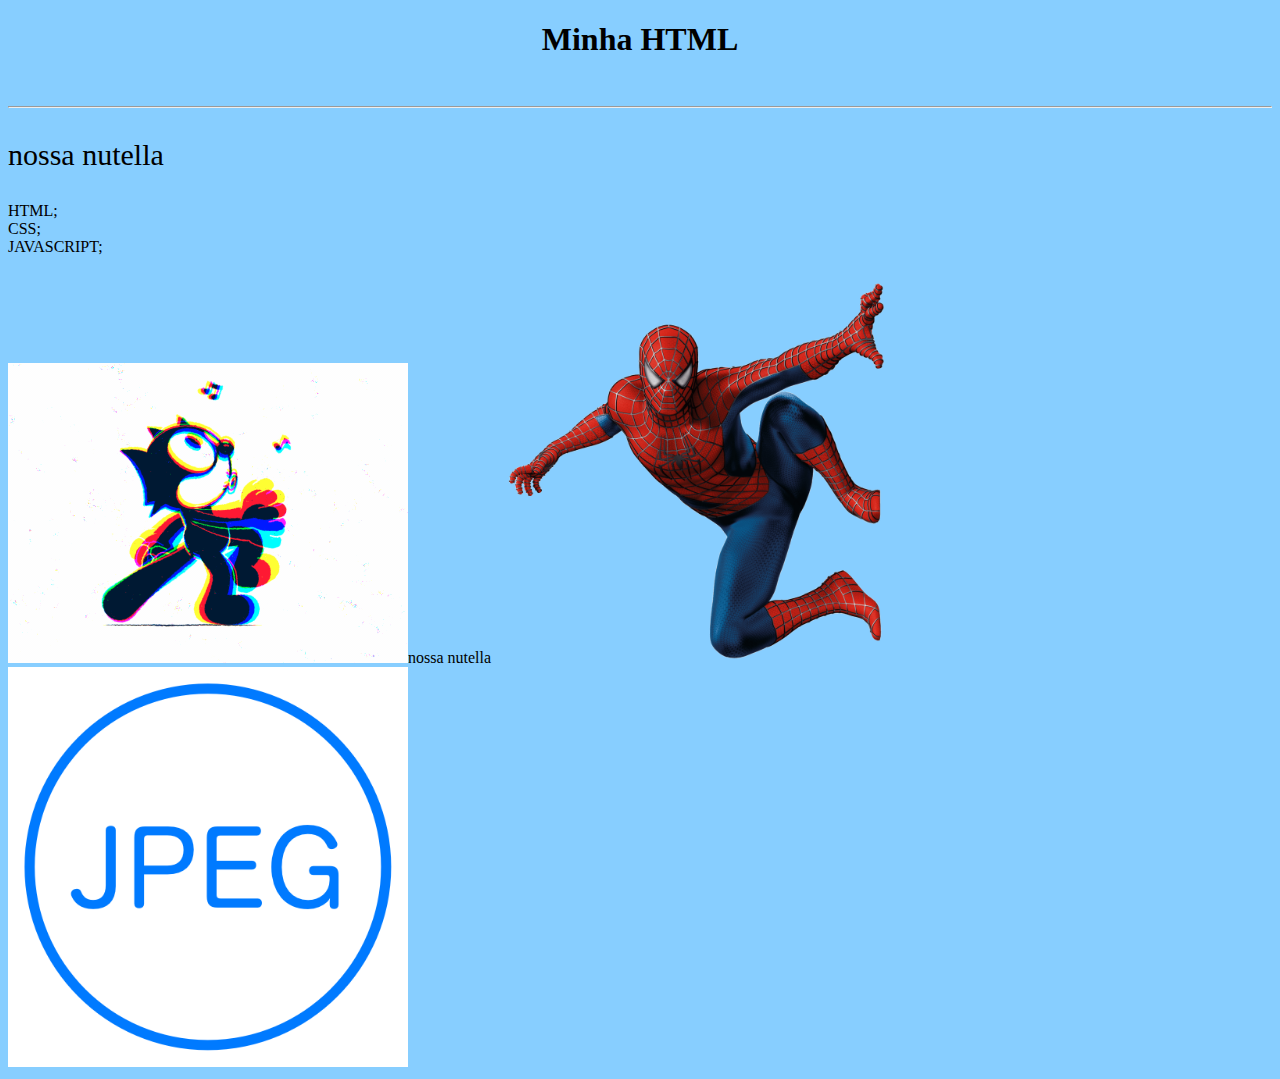
<file: html 1/index.html>
<!DOCTYPE html>
<html lang="pt-br">
<head>
    <meta charset="UTF-8">
    <meta http-equiv="X-UA-Compatible" content="IE=edge">
    <meta name="viewport" content="width=device-width, initial-scale=1.0">
    <title>Aula HTML</title>
</head>
<body bgcolor="#87CEFF" text="black">
    
    <h1 align ="center">Minha HTML</h1>
    <br>
    <hr>
    <p style="font-size: 30px">nossa nutella</p>
    <p>
        HTML;<br>
        CSS;<br>
        JAVASCRIPT;
    </p>
    <img src="./ima1.gif.gif" width="400px" ><label id="texto">nossa nutella</label>
    <img src="./ima2.png" width="400px">
    <img src="ima3.png.png" width="400px">
    
</body>
</html>
</file>
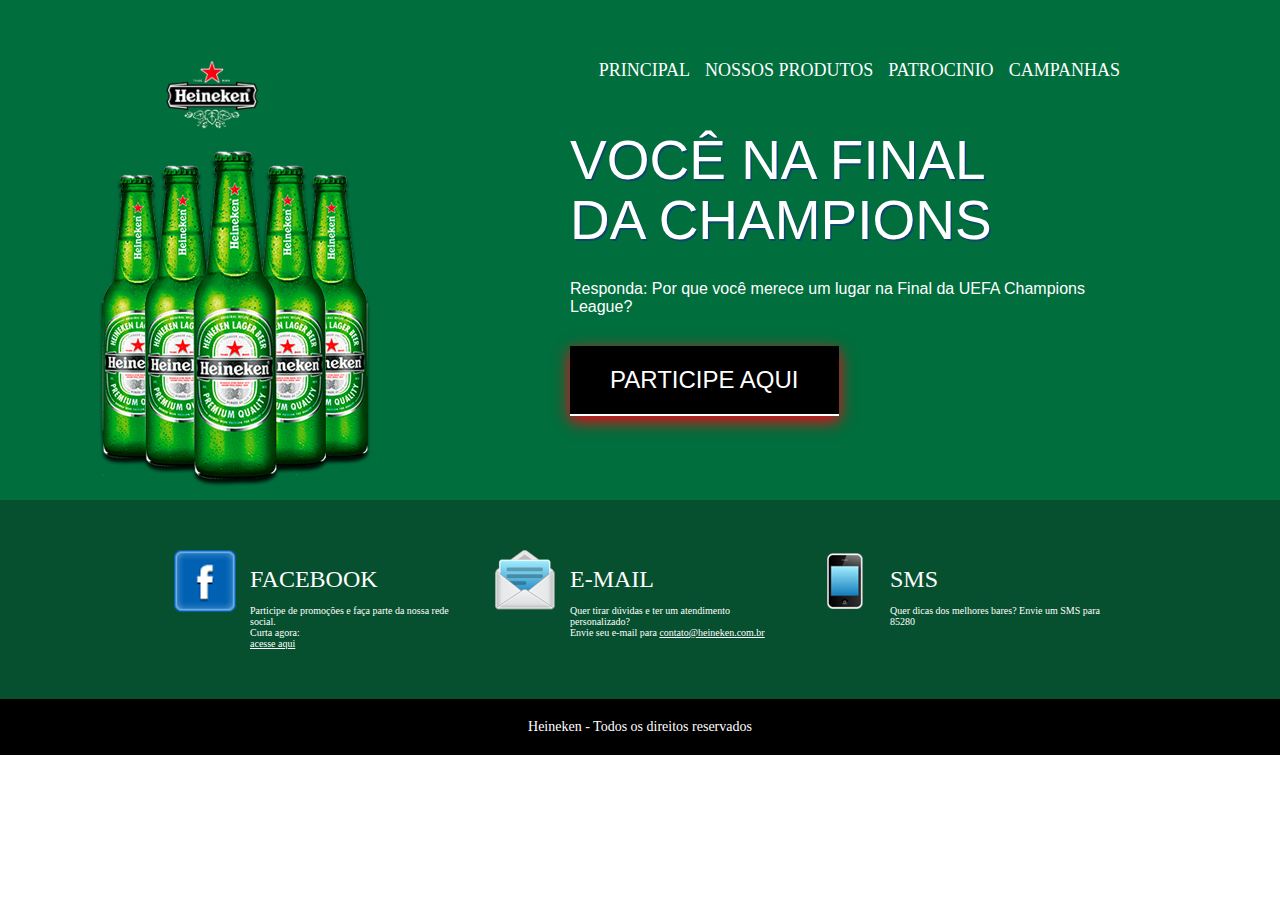
<file: html 2/index.html>
﻿<!DOCTYPE html PUBLIC "-//W3C//DTD XHTML 1.0 Transitional//EN" "http://www.w3.org/TR/xhtml1/DTD/xhtml1-transitional.dtd">
<html xmlns="http://www.w3.org/1999/xhtml">
<head>
<meta http-equiv="Content-Type" content="text/html; charset=utf-8" />
<title>HEINEKEN</title>
<link rel="stylesheet" href="Estilo.css" type="text/css" />
</head>
<body class="responsivel">
<!-- Topo -->
<div id="topo">
	<div class="interno">
    	<div id="top">
        <!-- Top -->
		<div id="top">
			<!-- Logo -->
			<div id="logo">
			<img src="imagens/logo.png" alt="" class="logo">
      </div>
			<!-- Logo Fim -->
			<!-- Menu -->
			<ul id="menu1">
				<li><a href="https://www.heineken.com/br/pt/pagina-inicial">Principal</a></li>
				<li><a href="https://www.heineken.com/br/pt/nossos-produtos">Nossos produtos</a></li>
            	<li><a href="https://www.heineken.com/br/pt/patrocinios">Patrocinio</a></li>
				<li><a href="https://www.heineken.com/br/pt/campanhas">Campanhas</a></li>
			</ul>
			<!-- Menu FIM -->
		</div>
		<!-- Top END -->
                   <!-- Destaque -->
		<div id="destaque">
			<h1>VOCÊ NA FINAL<br /> 
			DA CHAMPIONS</h1>
			<p>Responda: Por que você merece um lugar na Final da UEFA Champions League?</p>
			<p><a href="index.html" target="_new" class="botao">PARTICIPE AQUI</a></p>
		</div>
		<!-- Destaque FIM -->

</div>
</div>
</div>
<!-- Topo FIM-->
<!-- Info -->
<div id="info">
	<div class="interno">
		<!-- Itens -->
			<!-- Item 1 -->
			<div class="box">
				<img src="imagens/face.png" alt="" class="icone">
				<h3>FACEBOOK</h3>
				<p>Participe de promoções e faça parte da nossa rede social.</p>
			  <p>Curta agora:<br>
			    <a href="https://www.facebook.com/heineken">acesse aqui</a></p>
          </div>
			<!-- Item 1 FIM -->
			<!-- Item 2 -->
	  <div class="box">
		<img src="imagens/email.png" alt="" class="icone">
		<h3>E-MAIL</h3>
		  <p>Quer tirar dúvidas e ter um atendimento personalizado? <br />
	      Envie seu e-mail para <a href="mailto:contato@heineken.com.br">contato@heineken.com.br</a></p>
</div>
			<!-- Item 2 FIM -->
			<!-- Item 3 -->
			<div class="box">
				<img src="imagens/sms.png" alt="" class="icone">
				<h3>SMS</h3>
				<p>Quer dicas dos melhores bares? Envie um SMS para 85280</p>
			</div>
			<!-- Item 3 FIM -->
			<div class="clearfix"></div>
			<div class="clearfix"></div>
		</div>
		<!-- Itens FIM -->
</div>

<!-- Rodapé -->
<div id="rodape">
	<div class="interno">
		<p>Heineken - Todos os direitos reservados</p>
	</div>
</div>

</body>
</html>
</file>
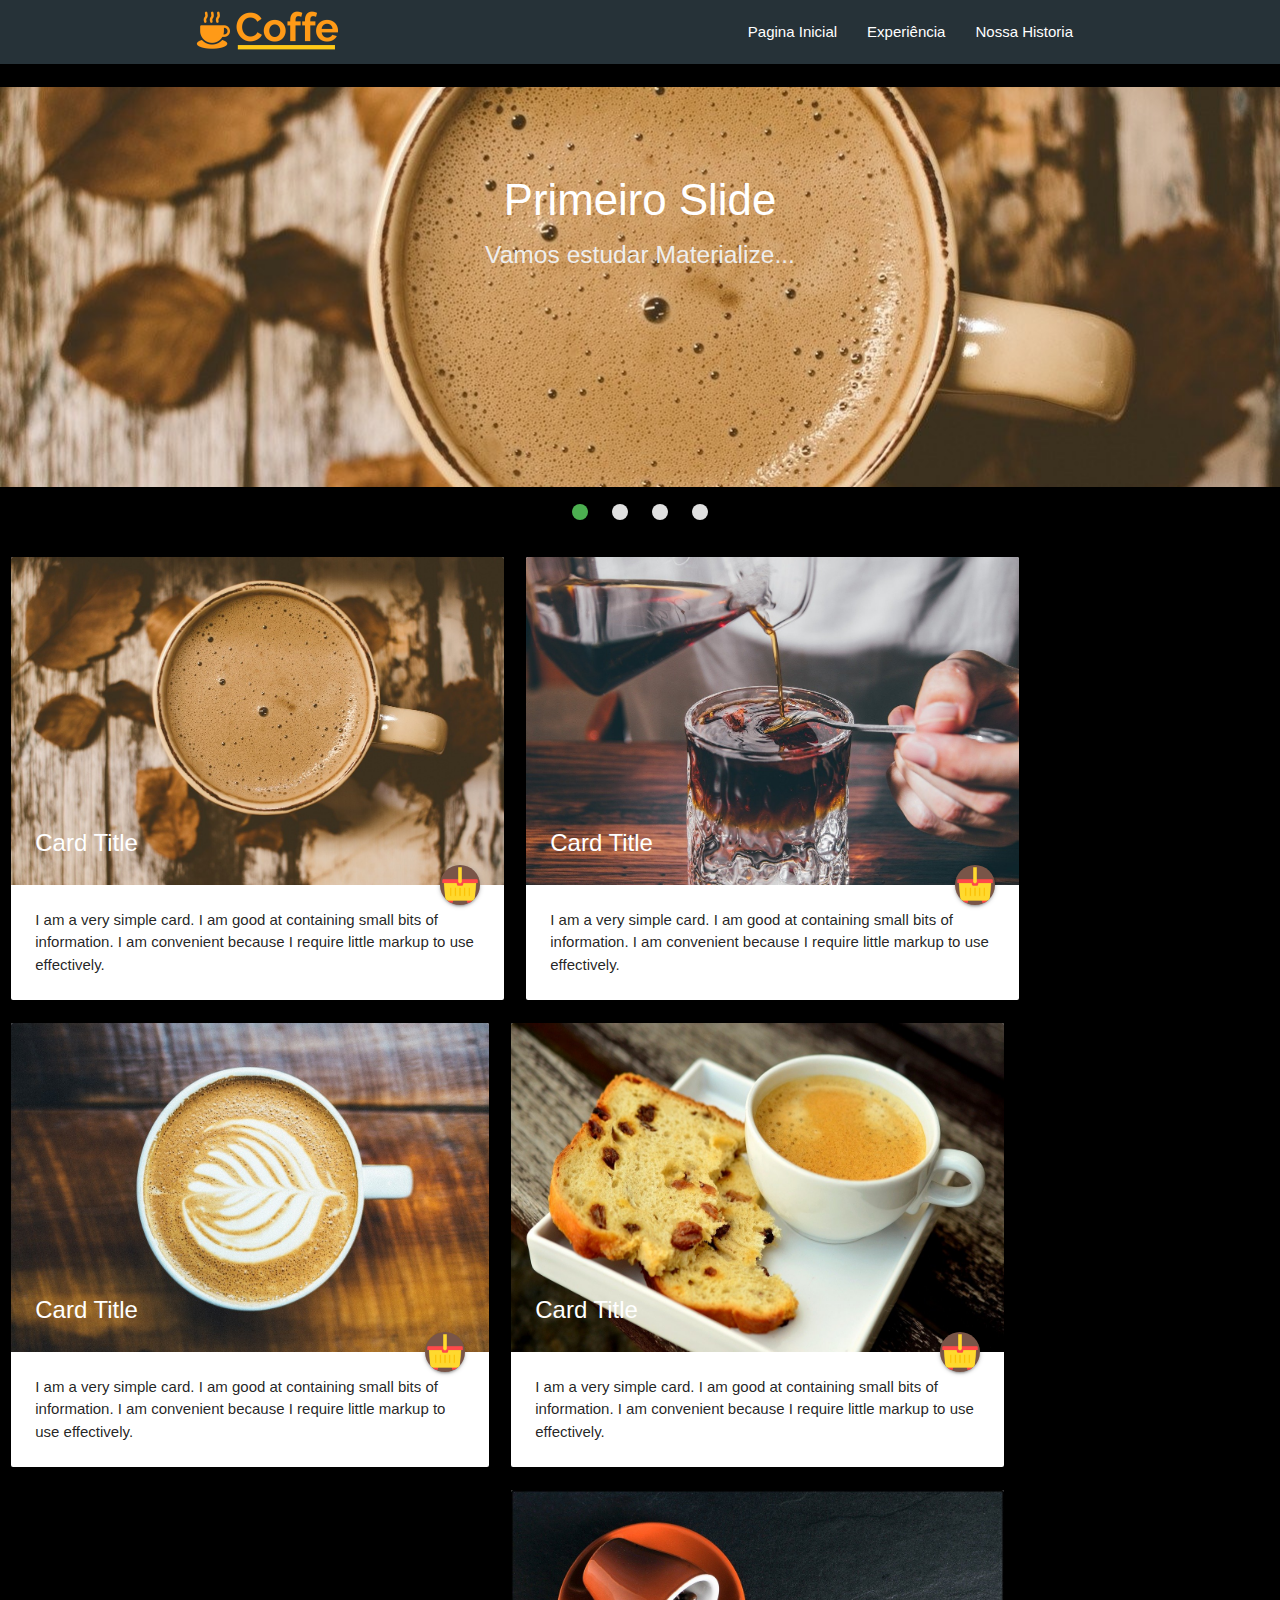
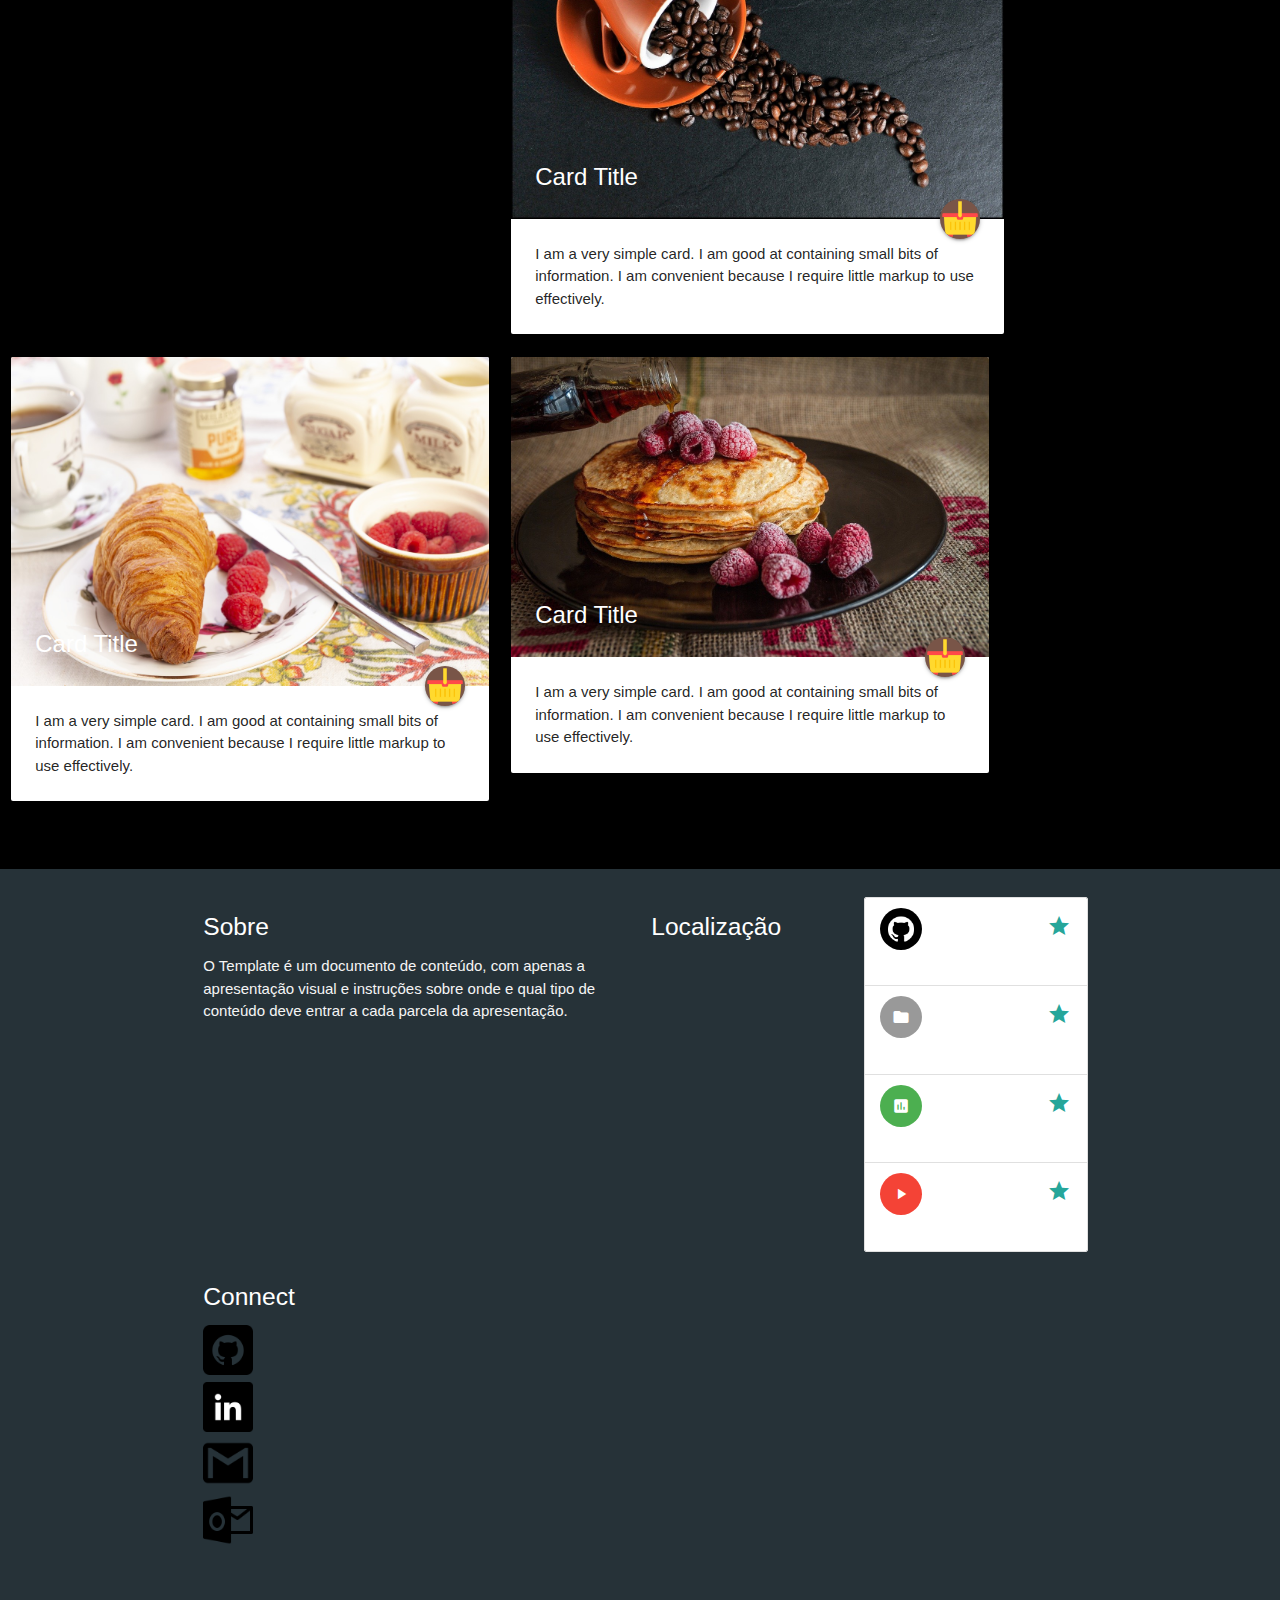
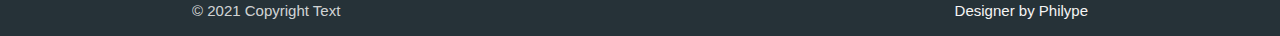
<file: html 4/starter-template/index.html>
<!DOCTYPE html>
<html lang="pt-br">
<head>
  <meta http-equiv="Content-Type" content="text/html; charset=UTF-8"/>
  <meta name="viewport" content="width=device-width, initial-scale=1, maximum-scale=1.0"/>
  <title>Cyber cafe</title>

  <!-- CSS  -->
  <link href="https://fonts.googleapis.com/icon?family=Material+Icons" rel="stylesheet">
  <link href="css/materialize.css" type="text/css" rel="stylesheet" media="screen,projection"/>
  <link href="css/style.css" type="text/css" rel="stylesheet" media="screen,projection"/>
  
</head>
<body bgcolor="black">
  <nav class="#263238 blue-grey darken-4" role="navigation">
    <div class="nav-wrapper container">
      <a id="logo-container" href="#" class="brand-logo">
        <img src="./ima/logo.png">
      </a>
      <!-- menu -->
      <ul class="right hide-on-med-and-down">
        <li><a href="">Pagina Inicial</a></li>
        <li><a href="">Experiência</a></li>
        <li><a href="">Nossa Historia</a></li>
      </ul>

      <ul id="nav-mobile" class="sidenav">
        <li><a href="">Pagina Inicial</a></li>
        <li><a href="">Experiência</a></li>
        <li><a href="">Nossa Historia</a></li>
      </ul>
      <a href="#" data-target="nav-mobile" class="sidenav-trigger"><i class="material-icons">menu</i></a>
    </div>
  </nav>
  <br>
<!-- slide -->
<div class="slider">
  <ul class="slides">
    <li>
      <img src="ima/carro/p1 (2).jpg"> <!-- random image -->
      <div class="caption center-align">
        <h3>Primeiro Slide</h3>
        <h5 class="light grey-text text-lighten-3">Vamos estudar Materialize...</h5>
      </div>
    </li>
    <li>
      <img src="./ima/carro/p2.jpg"> <!-- random image -->
      <div class="caption left-align">
        <h3>Segundo Slide</h3>
        <h5 class="light grey-text text-lighten-3">Vamos estudar JavaScript</h5>
      </div>
    </li>
    <li>
      <img src="./ima/carro/p3.jpg"> <!-- random image -->
      <div class="caption right-align">
        <h3>Terceiro Slide</h3>
        <h5 class="light grey-text text-lighten-3">Vamos estudar CSS</h5>
      </div>
    </li>
    <li>
      <img src="./ima/carro/p4.jpg"> <!-- random image -->
      <div class="caption center-align">
        <h3>Quarto Slide</h3>
        <h5 class="light grey-text text-lighten-3">Vamos estudar HTML</h5>
      </div>
    </li>
  </ul>
</div><br>
  <!-- cards  -->
  <div class="row">
    <!-- carp 1 -->
  
      <div class="col s12 m4" id="p1">
        <div class="card" >
          <div class="card-image">
            <img src="./ima/pra/p1.jpg" >
            <span class="card-title">Card Title</span>
            <a class="btn-floating halfway-fab waves-effect waves-light brown"><i class="material-icons" > <img src="./ima/ico/cesta-de-compras.png"></i></a>
          </div>
          <div class="card-content">
            <p>I am a very simple card. I am good at containing small bits of information. I am convenient because I require little markup to use effectively.</p>
          </div>
        </div>
      </div>
  
    <!-- fim -->
  
    <!-- card 2 -->
  
    <div class="col s12 m4" id="p2">
      <div class="card">
        <div class="card-image">
          <img src="./ima/pra/p2.jpg">
          <span class="card-title">Card Title</span>
          <a class="btn-floating halfway-fab waves-effect waves-light brown"><i class="material-icons" > <img src="./ima/ico/cesta-de-compras.png"></i></a>
        </div>
        <div class="card-content">
          <p>I am a very simple card. I am good at containing small bits of information. I am convenient because I require little markup to use effectively.</p>
        </div>
      </div>
    </div>
  
    <!-- fim -->
  
    <!-- card 3 -->
  
    <div class="col s12 m4" id="p3">
      <div class="card">
        <div class="card-image">
          <img src="./ima/pra/p3.jpg" style="height: 329px;">
          <span class="card-title">Card Title</span>
          <a class="btn-floating halfway-fab waves-effect waves-light brown"><i class="material-icons" > <img src="./ima/ico/cesta-de-compras.png"></i></a>
        </div>
        <div class="card-content">
          <p>I am a very simple card. I am good at containing small bits of information. I am convenient because I require little markup to use effectively.</p>
        </div>
      </div>
    </div>
  
    <!-- fim -->
  
    <!-- card 4 -->
  
    <div class="col s12 m4" id="p4">
      <div class="card">
        <div class="card-image">
          <img src="./ima/pra/p4.jpg" style="height: 329px;">
          <span class="card-title">Card Title</span>
          <a class="btn-floating halfway-fab waves-effect waves-light brown"><i class="material-icons" > <img src="./ima/ico/cesta-de-compras.png"></i></a>
        </div>
        <div class="card-content">
          <p>I am a very simple card. I am good at containing small bits of information. I am convenient because I require little markup to use effectively.</p>
        </div>
      </div>
    </div>
  
    <!-- fim -->
  
    <!-- card 5 -->
  
    <div class="col s12 m4" id="p5" >
      <div class="card">
        <div class="card-image">
          <img src="./ima/pra/p5.jpg"style="height: 329px;">
          <span class="card-title">Card Title</span>
          <a class="btn-floating halfway-fab waves-effect waves-light brown"><i class="material-icons" > <img src="./ima/ico/cesta-de-compras.png"></i></a>
        </div>
        <div class="card-content">
          <p>I am a very simple card. I am good at containing small bits of information. I am convenient because I require little markup to use effectively.</p>
        </div>
      </div>
    </div>
  
    <!-- fim -->
  
    <!-- card 6 -->
  
    <div class="col s12 m4" id="p6">
      <div class="card">
        <div class="card-image">
          <img src="./ima/pra/p6.jpg"style="height: 329px;">
          <span class="card-title">Card Title</span>
          <a class="btn-floating halfway-fab waves-effect waves-light brown"><i class="material-icons" > <img src="./ima/ico/cesta-de-compras.png"></i></a>
        </div>
        <div class="card-content">
          <p>I am a very simple card. I am good at containing small bits of information. I am convenient because I require little markup to use effectively.</p>
        </div>
      </div>
    </div>
  
    <!-- fim -->
  
    <!-- card 7 -->
  
    <div class="col s12 m4" id="p7">
      <div class="card" >
        <div class="card-image">
          <img src="./ima/pra/p7.jpg">
          <span class="card-title">Card Title</span>
           <a class="btn-floating halfway-fab waves-effect waves-light brown"><i class="material-icons" > <img src="./ima/ico/cesta-de-compras.png"></i></a>
        </div>
        <div class="card-content">
          <p>I am a very simple card. I am good at containing small bits of information. I am convenient because I require little markup to use effectively.</p>
        </div>
      </div>
    </div>
  
    <!-- fim -->
  </div>
  <!-- fim -->

<!-- rodapé -->
  <footer class="page-footer  #263238 blue-grey darken-4">
    <div class="container">
      <div class="row">
        <div class="col l6 s12">
          <h5 class="white-text">Sobre</h5>
          <p class="grey-text text-lighten-4">O Template é um documento de conteúdo, com apenas a apresentação visual e instruções sobre onde e qual tipo de conteúdo deve entrar a cada parcela da apresentação.</p>


        </div>
        <div class="col l3 s12">
          <h5 class="white-text">Localização</h5>
          <iframe src="https://www.google.com/maps/embed?pb=!1m26!1m12!1m3!1d31604.578093466756!2d-34.900483281177905!3d-8.042956779341372!2m3!1f0!2f0!3f0!3m2!1i1024!2i768!4f13.1!4m11!3e6!4m3!3m2!1d-8.046217799999999!2d-34.8953148!4m5!1s0x7ab187ce0114611%3A0x505c846e97576a38!2scyber%20cafe!3m2!1d-8.037966299999999!2d-34.8718705!5e0!3m2!1spt-BR!2sbr!4v1634238132175!5m2!1spt-BR!2sbr" width="300" height="200" style="border:0;" allowfullscreen="" loading="lazy">
          </iframe>
        </div>

        <ul class="collection">
          <li class="collection-item avatar">
            <img src="./ima/github.png" alt="" class="circle">
            <span class="title">Title</span>
            <p  href="https://github.com/philypevinicius" target="_blank">First Line <br>
               Second Line
            </p>
            <a href="#!" class="secondary-content"><i class="material-icons">grade</i></a>
          </li>
          <li class="collection-item avatar">
            <i class="material-icons circle">folder</i>
            <span class="title">Title</span>
            <p>First Line <br>
               Second Line
            </p>
            <a href="#!" class="secondary-content"><i class="material-icons">grade</i></a>
          </li>
          <li class="collection-item avatar">
            <i class="material-icons circle green">insert_chart</i>
            <span class="title">Title</span>
            <p>First Line <br>
               Second Line
            </p>
            <a href="#!" class="secondary-content"><i class="material-icons">grade</i></a>
          </li>
          <li class="collection-item avatar">
            <i class="material-icons circle red">play_arrow</i>
            <span class="title">Title</span>
            <p>First Line <br>
               Second Line
            </p>
            <a href="#!" class="secondary-content"><i class="material-icons">grade</i></a>
          </li>
        </ul>


        <div class="col l3 s12 ">
          <h5 class="white-text">Connect</h5>
          <ul>
            <li><a class="white-text"  ><img src="./ima/github.png" width="50" height="50" title="Github"></a></li>
            <li><a class="white-text" href="https://www.linkedin.com/in/philype-vinicius-4852b216a/" target="_blank"><img src="./ima/linkedin.png"width="50" height="50" title="Linkedin"></a></li>
            <li><a class="white-text" href="philypevdsgomes@recife.pe.senac.br"target="_blank"><img src="./ima/logotipo-do-gmail.png"width="50" height="50" title="G-mail"></a></li>
            <li><a class="white-text" href="philype20@hotmail.com"target="_blank"><img src="./ima/outlook.png"width="50" height="50" title="Hot"></a></li>
          </ul>
        </div>
      </div>
    </div>
    <!-- rodapé 2 -->
    <div class="footer-copyright #263238 blue-grey darken-4">
    <div class="container">
    © 2021 Copyright Text
    <a class="grey-text text-lighten-4 right" href="#!">Designer by Philype</a>
    </div>
  </div>
  </footer>


  <!--  Scripts-->
  <script src="https://code.jquery.com/jquery-2.1.1.min.js"></script>
  <script src="js/materialize.js"></script>
  <script src="js/init.js"></script>
<script>
  
  document.addEventListener('DOMContentLoaded', function() {
    var elems = document.querySelectorAll('.slider');
    var instances = M.Slider.init(elems, options);
  });

  // Or with jQuery

  $(document).ready(function(){
    $('.slider').slider();
  });
     
</script>
</body>
</html>
</file>
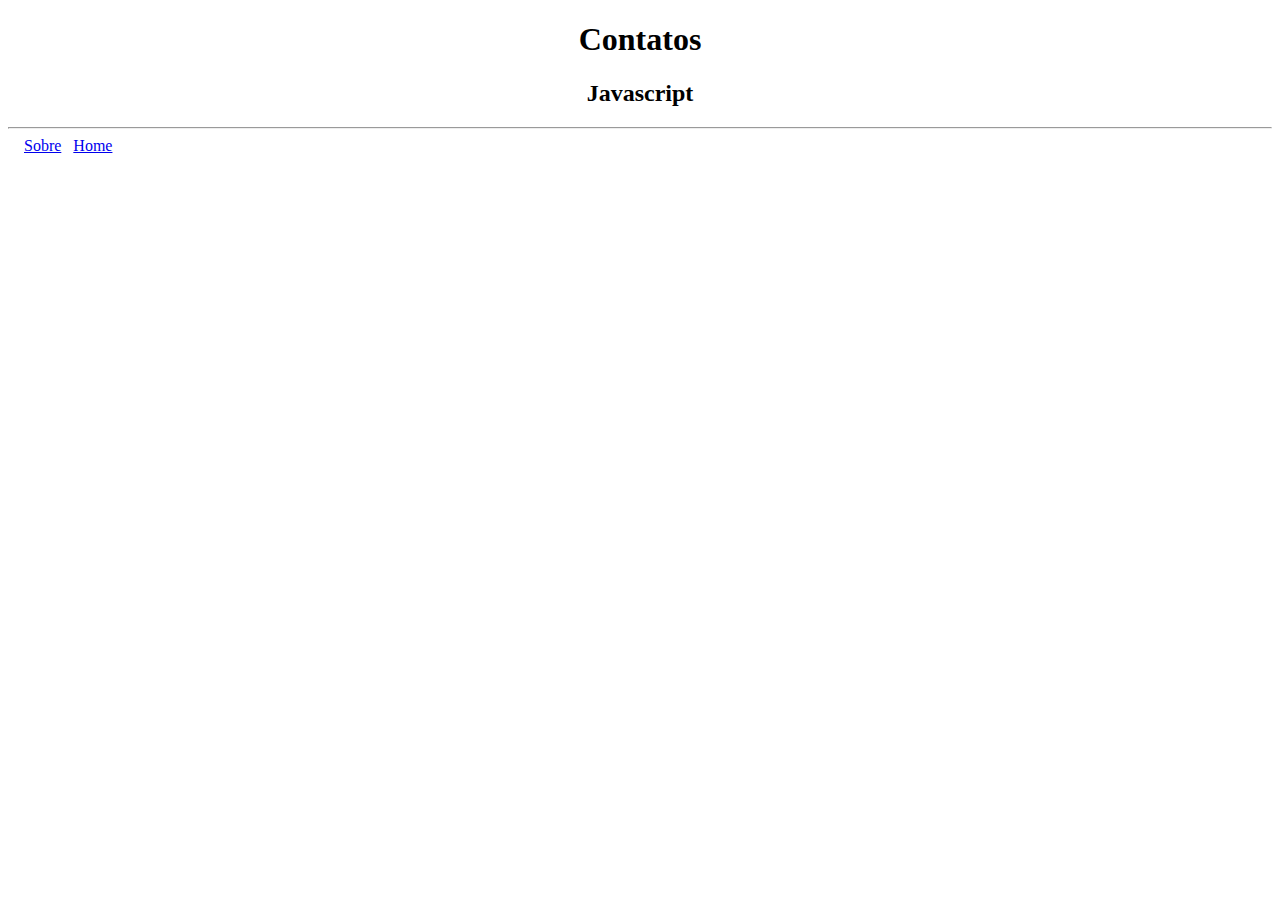
<file: html 2/Contatos.html>
<!DOCTYPE html>
<html lang="pt-br">
<head>
    <meta charset="UTF-8">
    <meta http-equiv="X-UA-Compatible" content="IE=edge">
    <meta name="viewport" content="width=device-width, initial-scale=1.0">
    <title>Contatos</title>
</head>
<body>
    <h1 align ="center">Contatos</h1>
    <h2 align ="center">Javascript</h2>
    <hr>
    &emsp;<a href="./Sobre.html">Sobre</a>
    &ensp;<a href="./Home.html">Home</a>
</body>
</html>
</file>
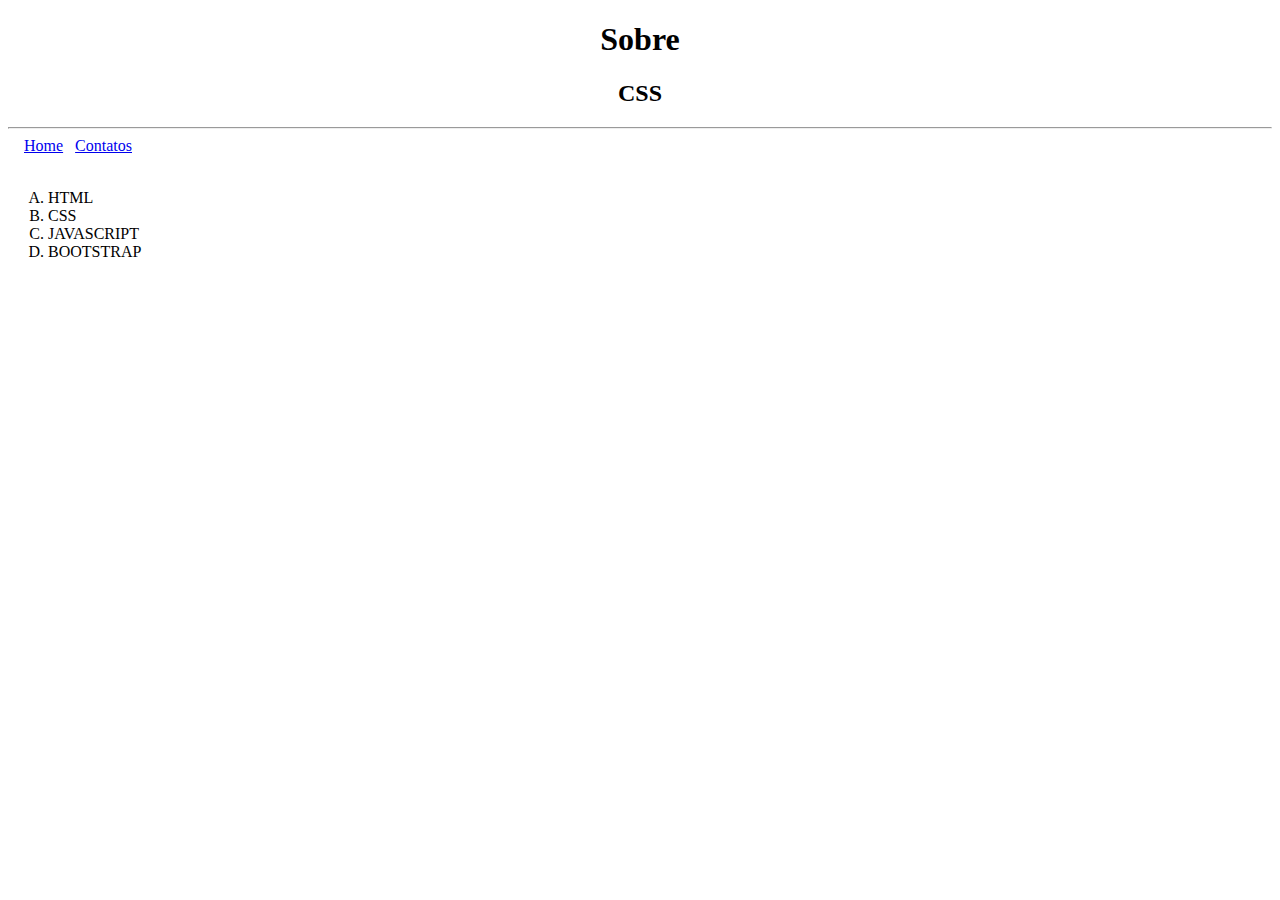
<file: html 2/Sobre.html>
<!DOCTYPE html>
<html lang="pt-br">
<head>
    <meta charset="UTF-8">
    <meta http-equiv="X-UA-Compatible" content="IE=edge">
    <meta name="viewport" content="width=device-width, initial-scale=1.0">
    <title>Sobre</title>
</head>
<body>
    <h1 align ="center">Sobre</h1>
    <h2 align ="center">CSS</h2>
    <hr>
    &emsp;<a href="./Home.html">Home</a>
    &ensp;<a href="./Contatos.html">Contatos</a>
    <br><br>
    <!--ESSA TAG COLOCA NUMERAÇÃO-->
    <ol type="A"> <!--lista ordenadad-->
        <li>HTML</li>
        <li>CSS</li>
        <li>JAVASCRIPT</li>
        <li>BOOTSTRAP</li>
    </ol>
   
</body>
</html>
</file>
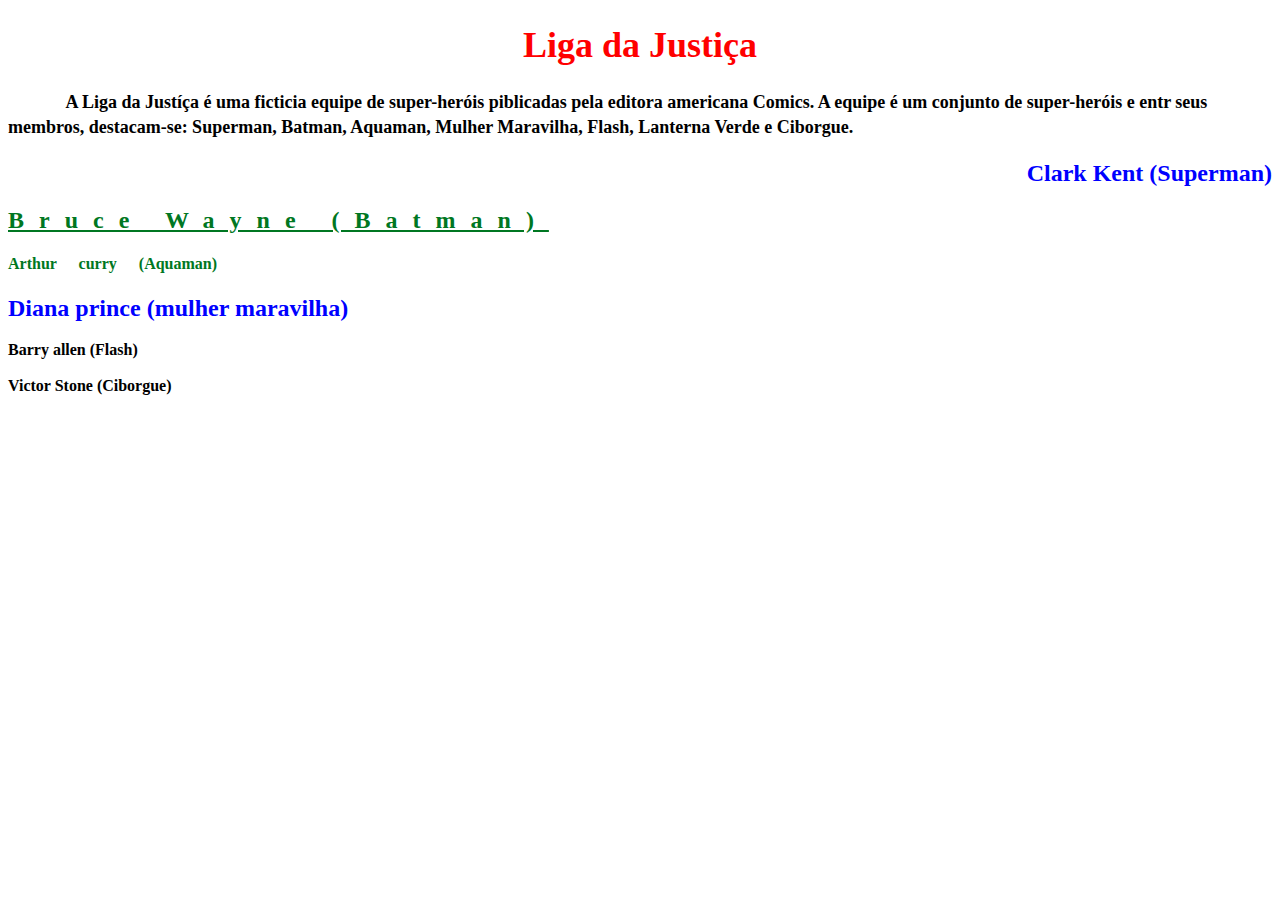
<file: html 3/atividade.html>
<!DOCTYPE html>
<html lang="pt-br">
<head>
    <meta charset="UTF-8">
    <meta http-equiv="X-UA-Compatible" content="IE=edge">
    <meta name="viewport" content="width=device-width, initial-scale=1.0">
    
    <title>Exercício</title>

    <style>
        #super { 
            
            font-size: 18px;
            text-align: center;
            color: red;
        }
        #bat {
            text-transform: capitalize;
           
        }
        #mulher {
            color: blue;
        }
        #aqua {
            color: #007722;
        }

        #flash{
            font-weight: bold;
            font-size: 18px;
            line-height: 25px;
            
        }
    </style>
</head>

<body>
    
    <div id="super">
        <h1>Liga da Justiça</h1>    
    </div>
    <div id="flash">
    <p><b>&emsp;&emsp;&emsp; A Liga da Justíça é uma ficticia equipe de super-heróis piblicadas pela editora americana Comics. A equipe é um conjunto de super-heróis e entr seus membros, destacam-se: Superman, Batman, Aquaman, Mulher Maravilha, Flash, Lanterna Verde e Ciborgue.
    </b></p></div>
    <div id="mulher">
        <h2 style="text-align: right;">Clark Kent (Superman)</h2>
    </div>
    <div id="aqua">
        <h2 style="letter-spacing: 15px;"><u>Bruce Wayne (Batman)</u>
        </h2>
        <h4 style="word-spacing: 18px;">Arthur curry (Aquaman)</h4>
    </div>
    <div id="mulher">
        <h2>Diana prince (mulher maravilha)</h2>
    </div>
    <p><b>Barry allen (Flash)<br><br>
        Victor Stone (Ciborgue)
    </b></p>
   
</body>
</html>
</file>
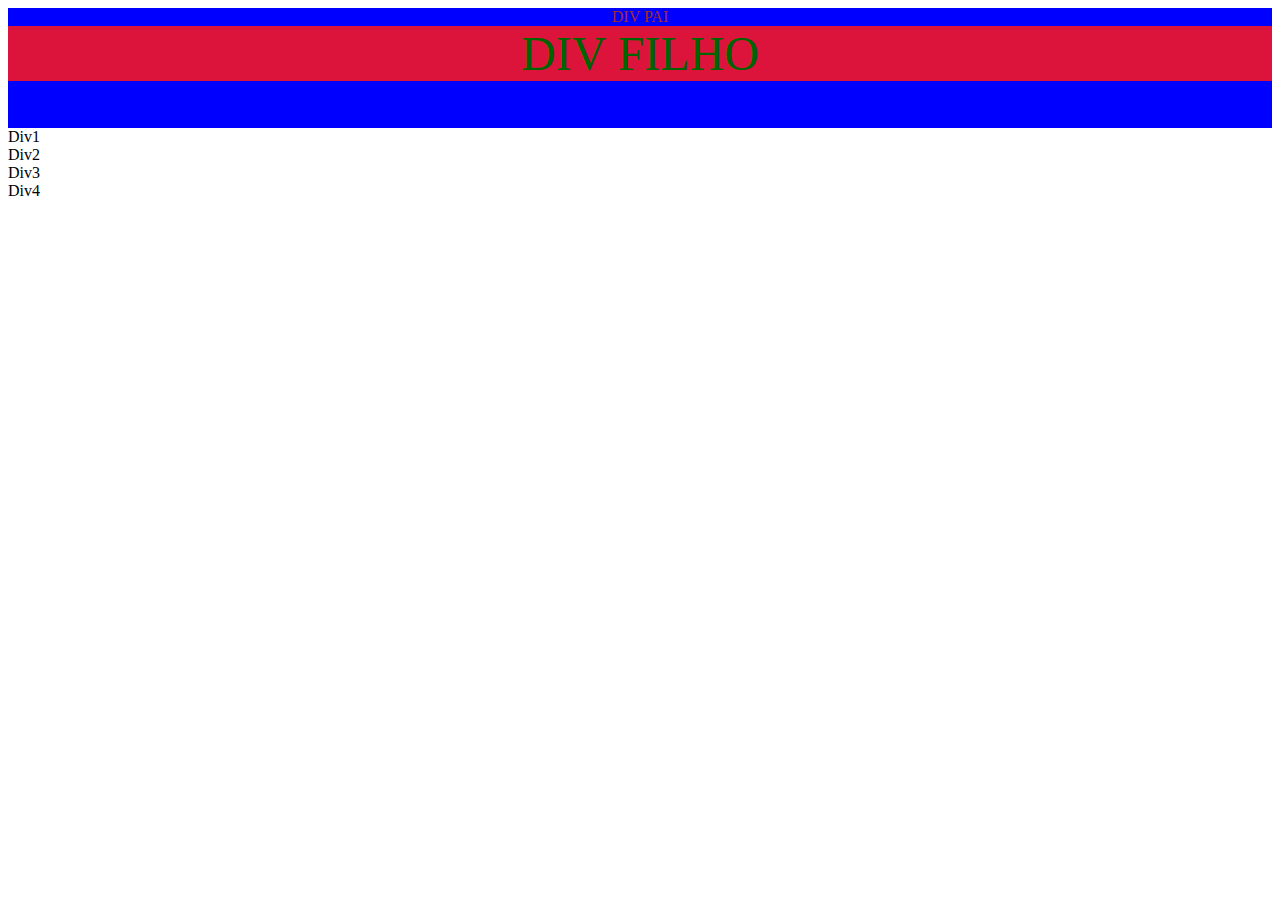
<file: html 3/css.html>
<!DOCTYPE html>
<html lang="pt-br">
<head>
    <meta charset="UTF-8">
    <meta http-equiv="X-UA-Compatible" content="IE=edge">
    <meta name="viewport" content="width=device-width, initial-scale=1.0">
    <title>ID E CLASS</title>

    <style>
        #PAI { 
            font-size: 16px;
            background-color: blue;
            color: brown;
            text-align: center;
            width: 100%;
            height: 120px;
        }
        #filho {
            font-size: 3em;
            background-color: crimson;
            color: darkgreen;
            

            }
    </style>
</head>
<body>
  
    <div id="PAI">
        DIV PAI

        <div id= "filho">

            DIV FILHO

        </div>
    </div>
    
    <div id="filha">
        <div id="idUm">Div1</div>
        <div id="idDois">Div2</div>
        <div id="idTres">Div3</div>
        <div id="idQuatro">Div4</div>

    </div>

</body>
</html>
</file>
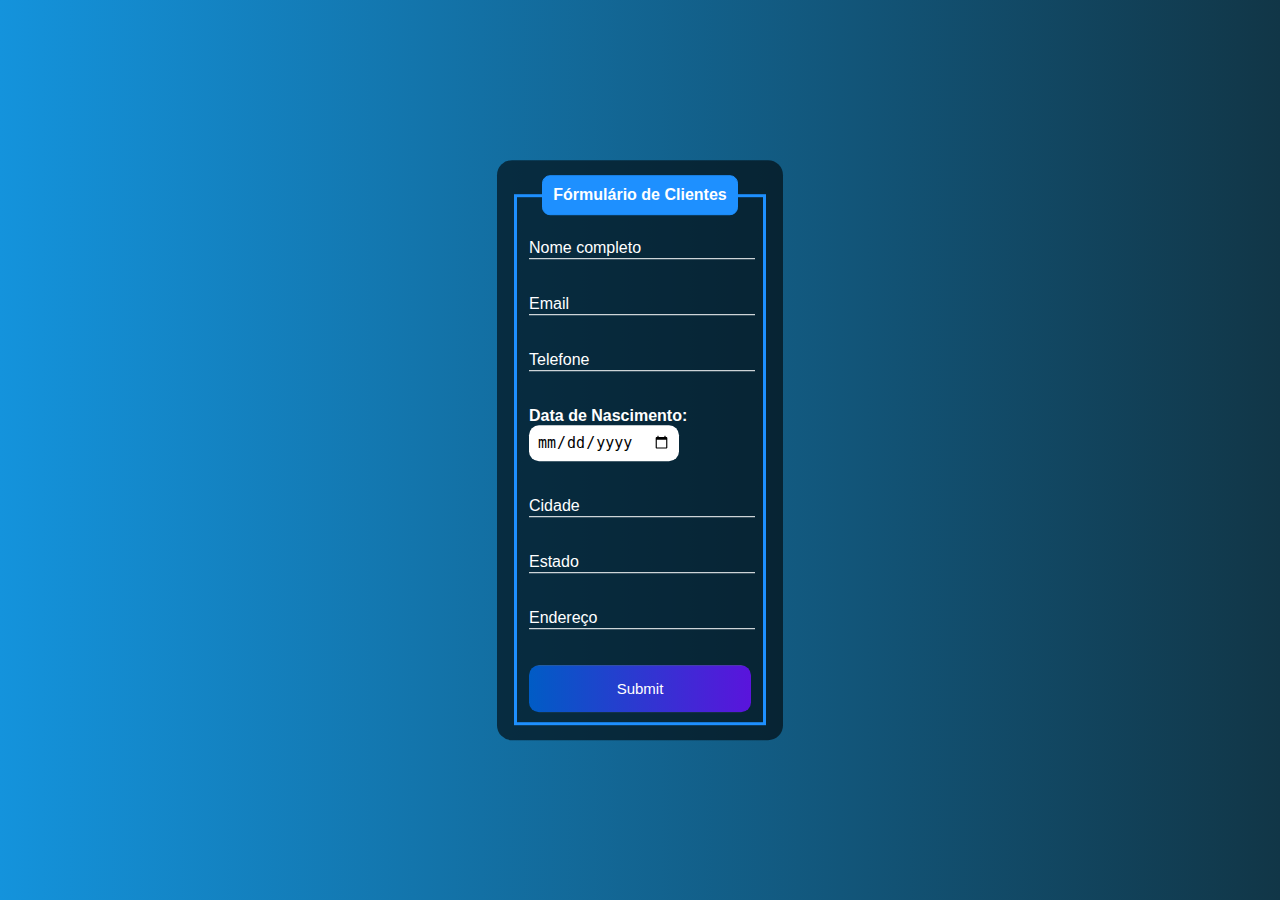
<file: html 6/formulario.html>
<!DOCTYPE html>
<html lang="en">
<head>
    <meta charset="UTF-8">
    <meta http-equiv="X-UA-Compatible" content="IE=edge">
    <meta name="viewport" content="width=device-width, initial-scale=1.0">
    <title>Formulário | GN</title>
    <style>
        body{
            font-family: Arial, Helvetica, sans-serif;
            background-image: linear-gradient(to right, rgb(20, 147, 220), rgb(17, 54, 71));
        }
        .box{
            color: white;
            position: absolute;
            top: 50%;
            left: 50%;
            transform: translate(-50%,-50%);
            background-color: rgba(0, 0, 0, 0.6);
            padding: 15px;
            border-radius: 15px;
            width: 20%;
        }
        fieldset{
            border: 3px solid dodgerblue;
        }
        legend{
            border: 1px solid dodgerblue;
            padding: 10px;
            text-align: center;
            background-color: dodgerblue;
            border-radius: 8px;
        }
        .inputBox{
            position: relative;
        }
        .inputUser{
            background: none;
            border: none;
            border-bottom: 1px solid white;
            outline: none;
            color: white;
            font-size: 15px;
            width: 100%;
            letter-spacing: 2px;
        }
        .labelInput{
            position: absolute;
            top: 0px;
            left: 0px;
            pointer-events: none;
            transition: .5s;
        }
        .inputUser:focus ~ .labelInput,
        .inputUser:valid ~ .labelInput{
            top: -20px;
            font-size: 12px;
            color: dodgerblue;
        }
        #data_nascimento{
            border: none;
            padding: 8px;
            border-radius: 10px;
            outline: none;
            font-size: 15px;
        }
        #submit{
            background-image: linear-gradient(to right,rgb(0, 92, 197), rgb(90, 20, 220));
            width: 100%;
            border: none;
            padding: 15px;
            color: white;
            font-size: 15px;
            cursor: pointer;
            border-radius: 10px;
        }
        #submit:hover{
            background-image: linear-gradient(to right,rgb(0, 80, 172), rgb(80, 19, 195));
        }
    </style>
</head>
<body>
    <div class="box">
        <form action="">
            <fieldset>
                <legend><b>Fórmulário de Clientes</b></legend>
                <br>
                <div class="inputBox">
                    <input type="text" name="nome" id="nome" class="inputUser" required>
                    <label for="nome" class="labelInput">Nome completo</label>
                </div>
                <br><br>
                <div class="inputBox">
                    <input type="text" name="email" id="email" class="inputUser" required>
                    <label for="email" class="labelInput">Email</label>
                </div>
                <br><br>
                <div class="inputBox">
                    <input type="tel" name="telefone" id="telefone" class="inputUser" required>
                    <label for="telefone" class="labelInput">Telefone</label>
                </div>
                  <br><br>
                <label for="data_nascimento"><b>Data de Nascimento:</b></label>
                <input type="date" name="data_nascimento" id="data_nascimento" required>
                <br><br><br>
                <div class="inputBox">
                    <input type="text" name="cidade" id="cidade" class="inputUser" required>
                    <label for="cidade" class="labelInput">Cidade</label>
                </div>
                <br><br>
                <div class="inputBox">
                    <input type="text" name="estado" id="estado" class="inputUser" required>
                    <label for="estado" class="labelInput">Estado</label>
                </div>
                <br><br>
                <div class="inputBox">
                    <input type="text" name="endereco" id="endereco" class="inputUser" required>
                    <label for="endereco" class="labelInput">Endereço</label>
                </div>
                <br><br>
                <input type="submit" name="submit" id="submit">
            </fieldset>
        </form>
    </div>
</body>
</html>
</file>
<file: html 2/Estilo.css>
@charset "utf-8";
/* CSS Document */

/* DADOS UNIVERSAIS */
html, body, div, span, applet, object, iframe, h1, h2, h3, h4, h5, h6, p, blockquote, pre, a, abbr, acronym, address, big, cite, code, del, dfn, em, img, ins, kbd, q, s, samp, small, strike, strong, sub, sup, tt, var, b, u, i, center, dl, dt, dd li, fieldset, form, label, legend, table, caption, tbody, tfoot, thead, tr, th, td, article, aside, canvas, details, embed, figure, figcaption, footer, header, hgroup, menu, nav, output, ruby, section, summary, time, mark, audio, video {
	margin: 0;
	padding: 0;
	border: 0;
	font-size: 100%;
	font: inherit;
	vertical-align: baseline;
}

	
 
body {
	width:100%;
	font-size: 62.5%;
	background: #FFF;
}

/* TOPO */
#topo {
	background: #006e3d url(imagens/fundo.jpg) no-repeat center bottom;
	min-height: 500px;
	color: #FFF;
	text-shadow: 1px 1px 0px #50bae2;
	margin-bottom:0px;
}

.interno {
	width: 960px;
	margin: auto;
}

#top {
	padding-top: 30px;
	height: 70px;
}

#logo {
	float: left;
	text-transform: uppercase;
	font-size: 36px;
}
#logo img {
	max-height: 70px;
	width: auto;
}
#menu1 {
	float: right;
	margin: 0px;
	padding: 0px;
	list-style: none;
}
#menu1 li {
	float: left;
	margin-left: 15px;
}
#menu1 a:link, #menu1 a:visited {
	text-transform: uppercase;
	text-decoration: none;
	font-size: 18px;
	color: #fff;
	text-shadow:none;
}
#menu1 a:hover {
	color: #fd0014;
}
#destaque {
	margin: 0px 10px 0px 410px;
}
#destaque h1 {
	font-size: 55px;
	font-family: "Trebuchet MS", Arial, Helvetica, sans-serif;
	line-height: 60px;
	text-transform: uppercase;
	color: #fff;
	text-shadow: 1.5px 1.5px 0px #0e466c;
}
#destaque p {
	margin-top: 30px;
	color: #FFF;
	font-family:Tahoma, Geneva, sans-serif;
	font-size:16px;
	text-shadow:none;
}



a.botao:link, a.botao:visited {
	display: inline-block;
	background: url(imagens/botao.png) repeat-x;
	color: #fff;
	text-shadow: none;
	font-size: 24px;
	text-transform: uppercase;
	text-decoration: none;
	padding: 20px 40px;
	border-bottom: 2px solid #fff;
	box-shadow: 0px 5px 15px #fd0014;
	margin-bottom: 70px;
}
a.botao:hover {
	color: #c7eafb;
}
/* INFO */
#info {
	padding-top: 50px;
	background-color:#06502f;
}

#itens {
	color: #fff;
}

.box {
	float: left;
	width: 220px;
	padding-left: 80px;
	margin: 0px 10px 50px 10px;
	color:#fff;
}
.icone {
	float: left;
	margin-left: -80px;
}
.box h3 {
	font-size: 24px;
	font-weight: normal;
	line-height: 22px;
	text-transform: uppercase;
	padding-top: 18px;
	padding-bottom: 15px;
	color: #fff;
}

.box a {
	color: #fff;
}

.box h3 img {
	margin-right: 5px;
	margin-bottom: -5px;
}

.clearfix {
	clear: both;
}

#rodape {
	background-color: #000;
	text-align: center;
	padding: 20px 0px 20px 0px;
	font-size: 14px;
	color: #FFF;
}
</file>
<file: html 4/starter-template/css/style.css>
/* Custom Stylesheet */
/**
 * Use this file to override Materialize files so you can update
 * the core Materialize files in the future
 *
 * Made By MaterializeCSS.com
 */

.icon-block {
  padding: 0 15px;
}
.icon-block .material-icons {
	font-size: inherit;
}
#p1 {
  width: 515px;
}
#p2 {
  width: 515px;
}
#p3 {
  width: 500px;
  height: 500px;
}
#p4 {
  width: 515px;
}
#p5 {
  width: 515px;
}
#p6 {
  width: 500px;
  height: 500px;
}
#p7 {
  width: 500px;
  height: 500px;
}
</file>
